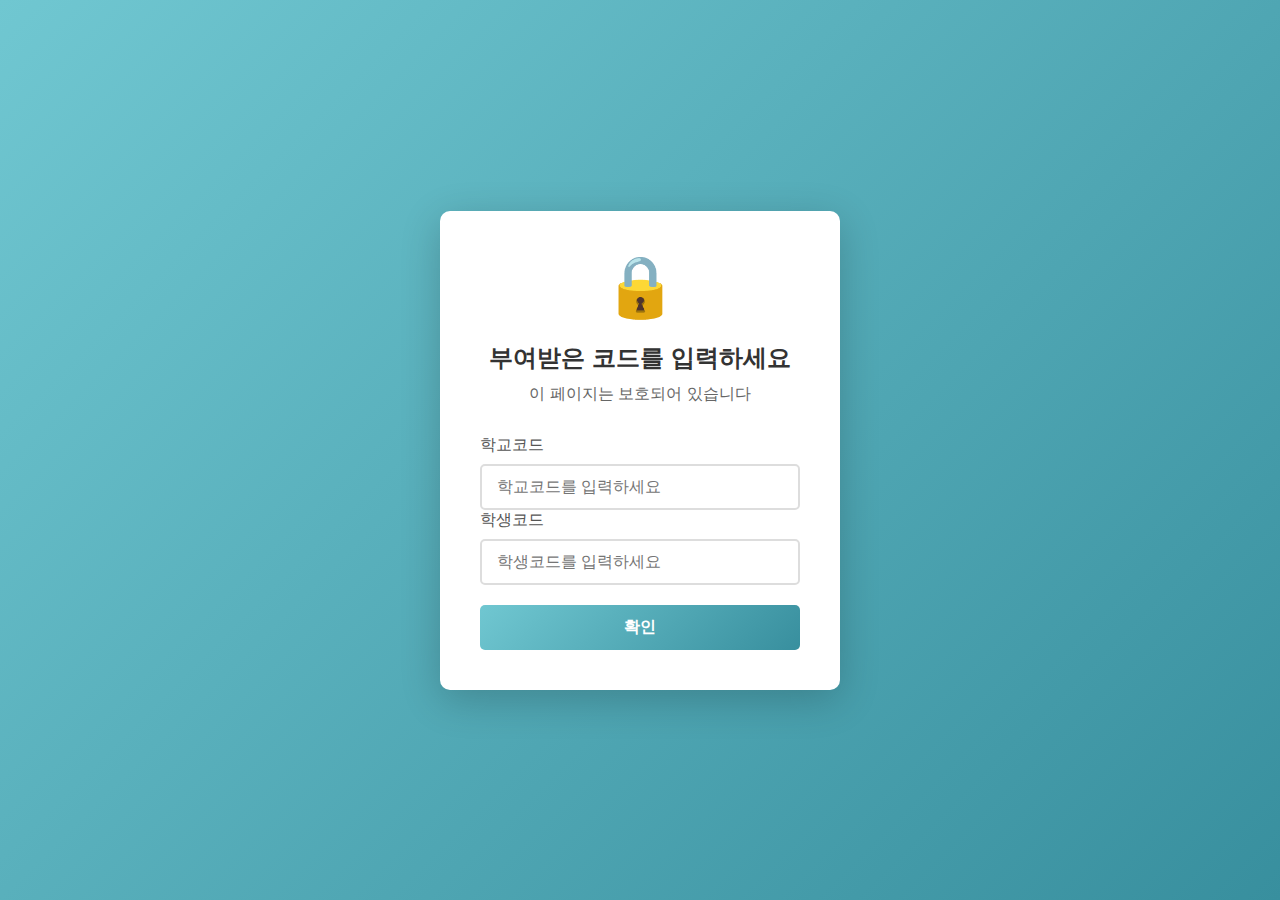
<file: index.html>
<!DOCTYPE html>
<html lang="ko">
<head>
    <meta charset="UTF-8">
    <meta name="viewport" content="width=device-width, initial-scale=1.0">
    <title>PROJECTEDU</title>
    <link rel="stylesheet" href="style.css" />
</head>
<body>
    
    <div class="login-overlay" id="loginOverlay">
        <div class="login-container">
            <div class="lock-icon">🔒</div>
            <h1>부여받은 코드를 입력하세요</h1>
            <p>이 페이지는 보호되어 있습니다</p>
            
            <form id="loginForm">
                <div class="input-group">
                    <label for="schoolcode">학교코드</label>
                    <input 
                        type="password" 
                        id="schoolcode" 
                        placeholder="학교코드를 입력하세요"
                        required
                        autocomplete="off"
                    >
                    <label for="studentcode">학생코드</label>
                    <input 
                        type="password" 
                        id="studentcode" 
                        placeholder="학생코드를 입력하세요"
                        required
                        autocomplete="off"
                    >
                </div>
                <button type="submit">확인</button>
                <div class="error-message" id="errorMessage">
                    ❌ 코드가 올바르지 않습니다
                </div>
            </form>
        </div>
    </div>

    <iframe id="mainFrame" src=""></iframe>

    <script src="scripts.js"></script>
</body>
</html>
</file>
<file: style.css>
* {
    margin: 0;
    padding: 0;
    box-sizing: border-box;
}

body, html {
    width: 100%;
    height: 100%;
    overflow: hidden;
    font-family: -apple-system, BlinkMacSystemFont, 'Segoe UI', 'Malgun Gothic', sans-serif;
}

.login-overlay {
    position: fixed;
    top: 0;
    left: 0;
    width: 100%;
    height: 100%;
    background: linear-gradient(135deg, #70c7d1 0%, #388f9e 100%);
    display: flex;
    justify-content: center;
    align-items: center;
    z-index: 9999;
}

.login-overlay.hidden {
    display: none;
}

.login-container {
    background: white;
    padding: 40px;
    border-radius: 10px;
    box-shadow: 0 10px 40px rgba(0, 0, 0, 0.2);
    width: 100%;
    max-width: 400px;
    text-align: center;
}

.lock-icon {
    font-size: 60px;
    margin-bottom: 20px;
}

h1 {
    color: #333;
    margin-bottom: 10px;
    font-size: 24px;
}

p {
    color: #666;
    margin-bottom: 30px;
}

.input-group {
    margin-bottom: 20px;
    text-align: left;
}

label {
    display: block;
    color: #555;
    margin-bottom: 8px;
    font-weight: 500;
}

input[type="password"] {
    width: 100%;
    padding: 12px 15px;
    border: 2px solid #ddd;
    border-radius: 5px;
    font-size: 16px;
    transition: border-color 0.3s;
}

input[type="password"]:focus {
    outline: none;
    border-color: #388f9e;
}

button {
    width: 100%;
    padding: 12px;
    background: linear-gradient(135deg, #70c7d1 0%, #388f9e 100%);
    color: white;
    border: none;
    border-radius: 5px;
    font-size: 16px;
    font-weight: 600;
    cursor: pointer;
    transition: transform 0.2s;
}

button:hover {
    transform: translateY(-2px);
}

button:active {
    transform: translateY(0);
}

.error-message {
    color: #e74c3c;
    margin-top: 15px;
    font-size: 14px;
    display: none;
}

.error-message.show {
    display: block;
}

#mainFrame {
    position: fixed;
    top: 0;
    left: 0;
    width: 100%;
    height: 100%;
    border: none;
    display: none;
}

#mainFrame.show {
    display: block;
}
</file>
